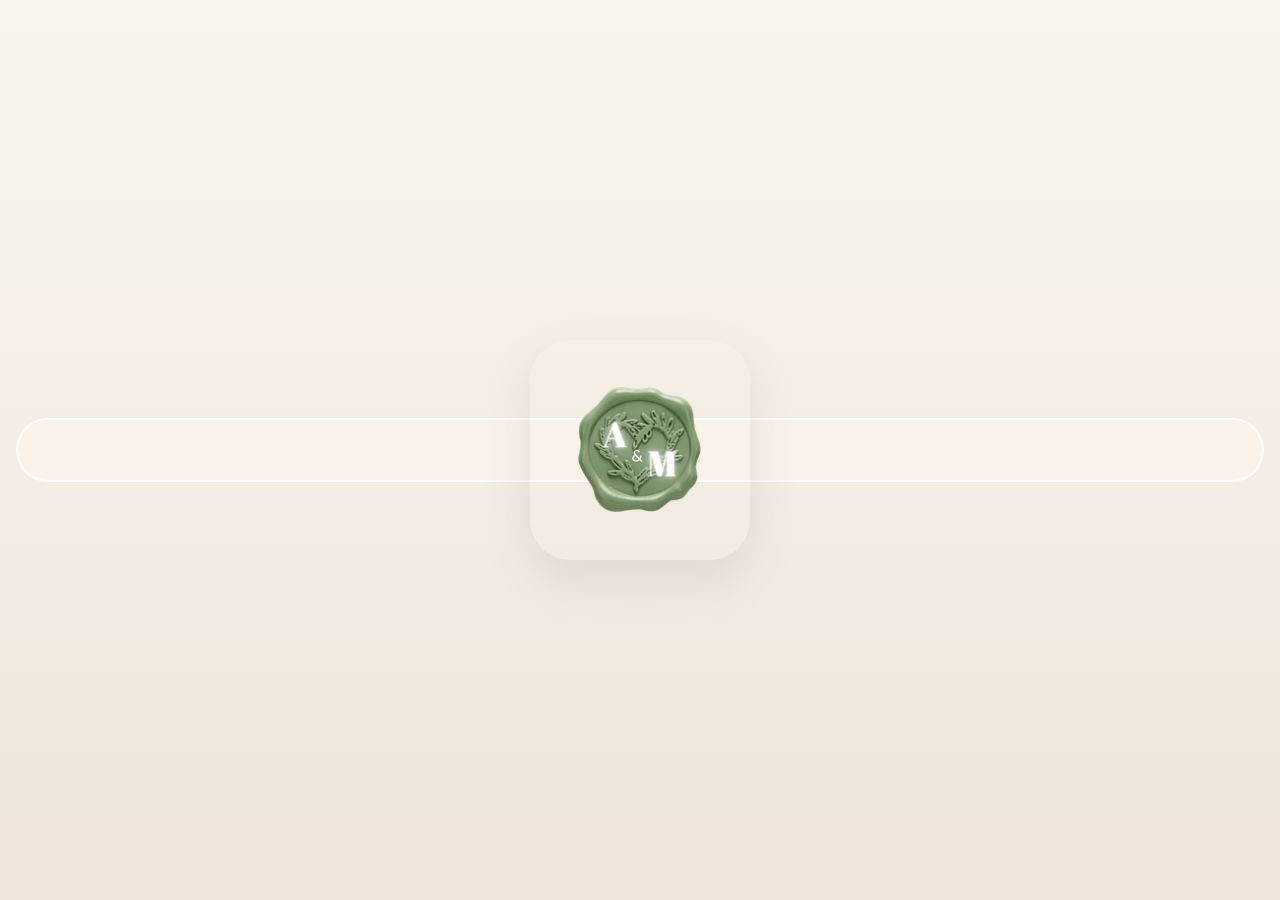
<file: index.html>
<!DOCTYPE html>
<html lang="en">
<head>
    <meta charset="UTF-8">
    <meta name="viewport" content="width=device-width, initial-scale=1.0">
    <title>Anna & Meklit</title>
    <link rel="preconnect" href="https://fonts.googleapis.com">
    <link rel="preconnect" href="https://fonts.gstatic.com" crossorigin>
    <link href="https://fonts.googleapis.com/css2?family=Cinzel:wght@400;600&family=Playfair+Display:ital,wght@0,400;1,400&family=Montserrat:wght@300;400;500&display=swap" rel="stylesheet">
    <style>
        :root {
            --bg: #FDFBF7;
            --text: #334039;
            --button-bg: #7A997F;
            --button-hover: #5E7B63;
            --button-text: #FFFFFF;
            --accent-gold: #C5A059;
        }

        * {
            box-sizing: border-box;
            margin: 0;
            padding: 0;
        }

        html, body {
            width: 100%;
            height: 100%;
            font-family: 'Montserrat', sans-serif;
            background-color: var(--bg);
            color: var(--text);
        }

        body {
            display: flex;
            align-items: center;
            justify-content: center;
            min-height: 100vh;
            padding: 0;
            margin: 0;
        }

        .intro-container {
            position: relative;
            display: flex;
            align-items: center;
            justify-content: center;
            text-align: center;
            width: 100%;
            max-width: 100vw;
            min-height: 100vh;
            padding: 0;
            border-radius: 0;
            background: linear-gradient(180deg, #F9F5EE 0%, #EDE5D9 100%);
        }

        .seal-wrapper {
            position: relative;
            width: 100%;
            padding: 0 16px;
            display: flex;
            justify-content: center;
            align-items: center;
            min-height: 100vh;
        }

        .seal-wrapper::before {
            content: '';
            position: absolute;
            left: 16px;
            right: 16px;
            top: 50%;
            height: 62px;
            transform: translateY(-50%);
            background: rgba(249, 243, 233, 0.82);
            border: 1px solid rgba(255,255,255,0.85);
            box-shadow: inset 0 0 0 1px rgba(255,255,255,0.8);
            border-radius: 40px;
            z-index: 0;
        }

        .seal-button {
            width: 220px;
            height: 220px;
            border-radius: 40px;
            background: url('images/seal.png') center/110% no-repeat;
            background-color: transparent;
            border: none;
            position: relative;
            display: flex;
            align-items: center;
            justify-content: center;
            overflow: hidden;
            box-shadow: 0 20px 50px rgba(79, 94, 77, 0.12);
            cursor: pointer;
            transition: transform 0.3s ease, box-shadow 0.3s ease;
            padding: 0;
            z-index: 1;
        }

        .seal-button:hover,
        .seal-button:focus-visible {
            transform: scale(1.04);
            box-shadow: 0 26px 64px rgba(79, 94, 77, 0.16);
        }



        .curtain {
            position: fixed;
            inset: 0;
            pointer-events: none;
            z-index: 999;
            opacity: 0;
            transition: opacity 0.2s ease;
        }

        .curtain.opening {
            opacity: 1;
        }

        .curtain-panel {
            position: absolute;
            top: 0;
            width: 50%;
            height: 100%;
            background: #F4F5EA;
            transition: transform 1.1s ease;
            transform-origin: center;
            transform: scaleX(0);
        }

        .curtain-panel.left {
            left: 0;
            transform-origin: right;
        }

        .curtain-panel.right {
            right: 0;
            transform-origin: left;
        }

        .curtain.opening .curtain-panel.left,
        .curtain.opening .curtain-panel.right {
            transform: scaleX(1);
        }

        .subtitle {
            font-family: 'Playfair Display', serif;
            font-size: 18px;
            font-style: italic;
            margin-bottom: 40px;
            color: var(--text);
        }

    </style>
</head>
<body>
    <div class="intro-container">
        <div class="seal-wrapper">
            <button class="seal-button" id="openInvitation" aria-label="Open invitation"></button>
        </div>
    </div>

    <div class="curtain" id="curtain">
        <div class="curtain-panel left"></div>
        <div class="curtain-panel right"></div>
    </div>

    <script>
        const curtain = document.getElementById('curtain');
        const opener = document.getElementById('openInvitation');

        opener.addEventListener('click', function() {
            opener.style.pointerEvents = 'none';
            curtain.classList.add('opening');
            setTimeout(() => {
                window.location.href = 'invitation.html';
            }, 1100);
        });
    </script>
</body>
</html>
</file>
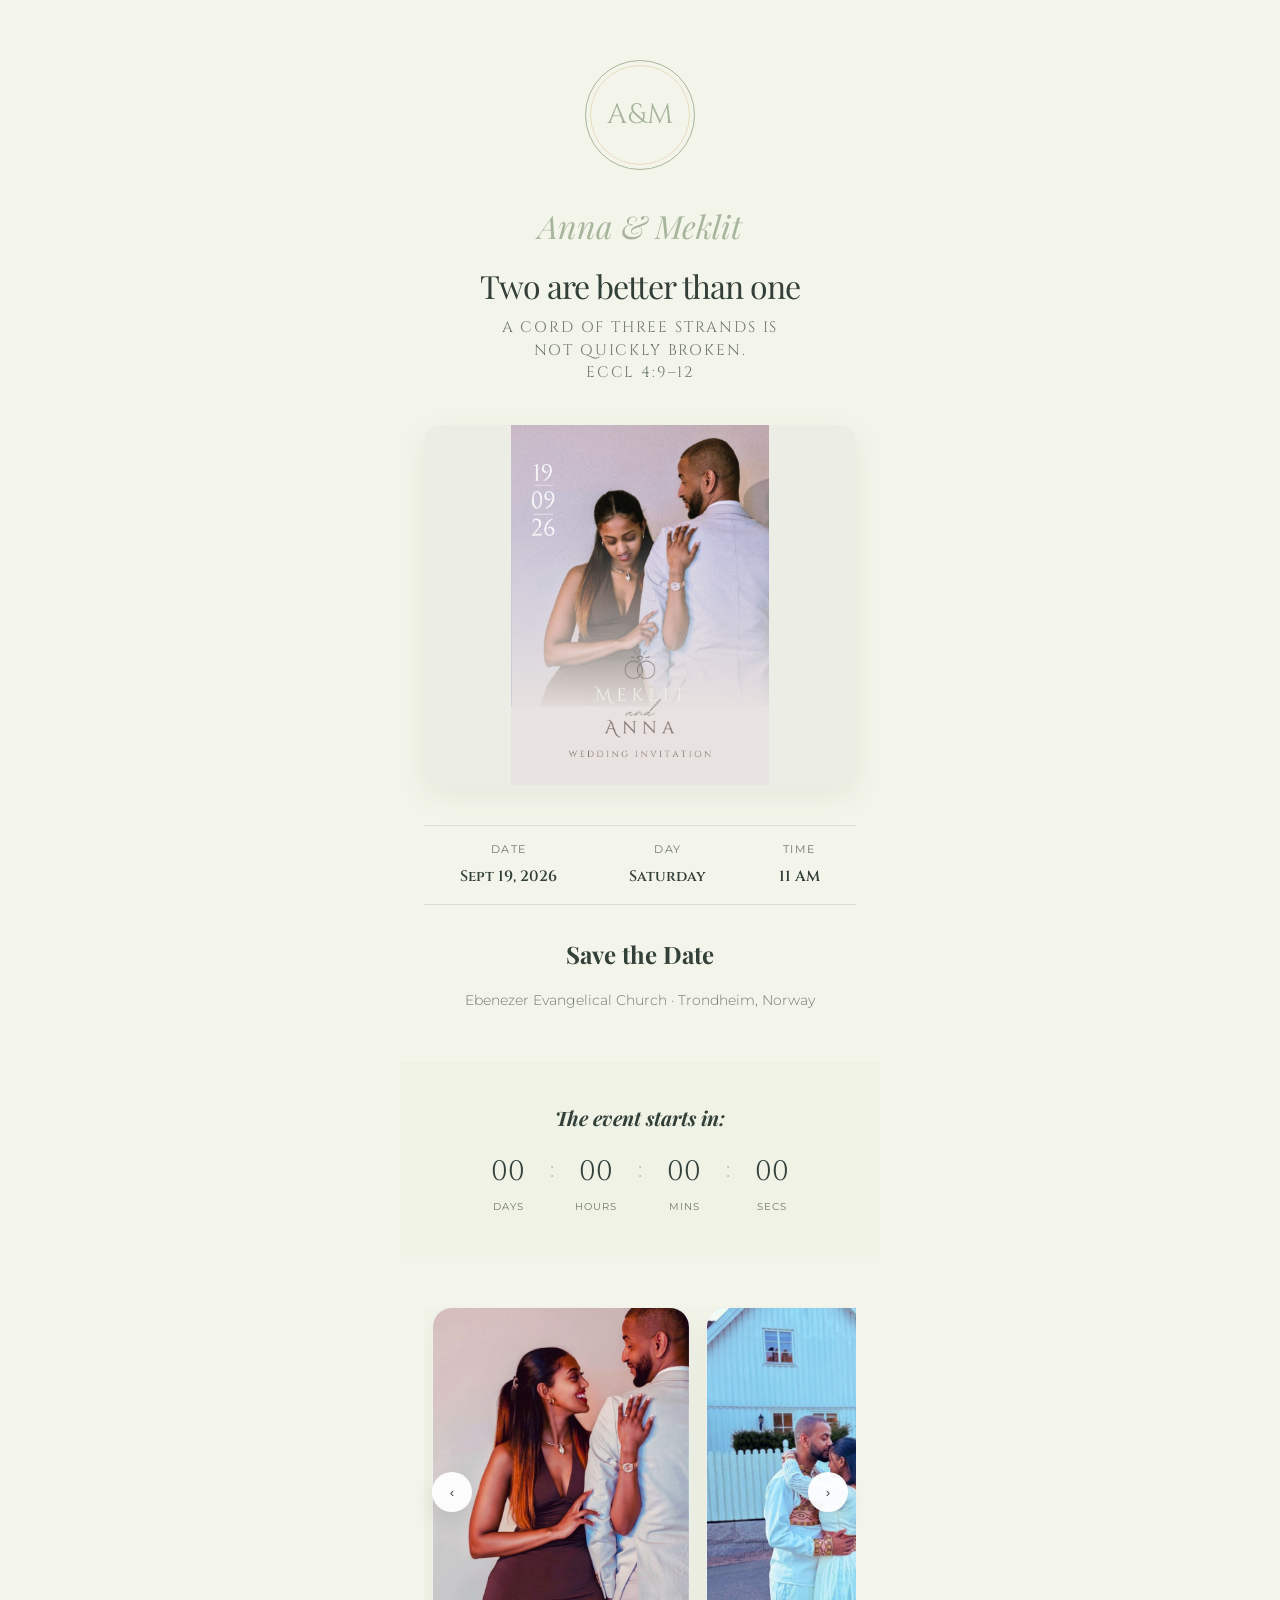
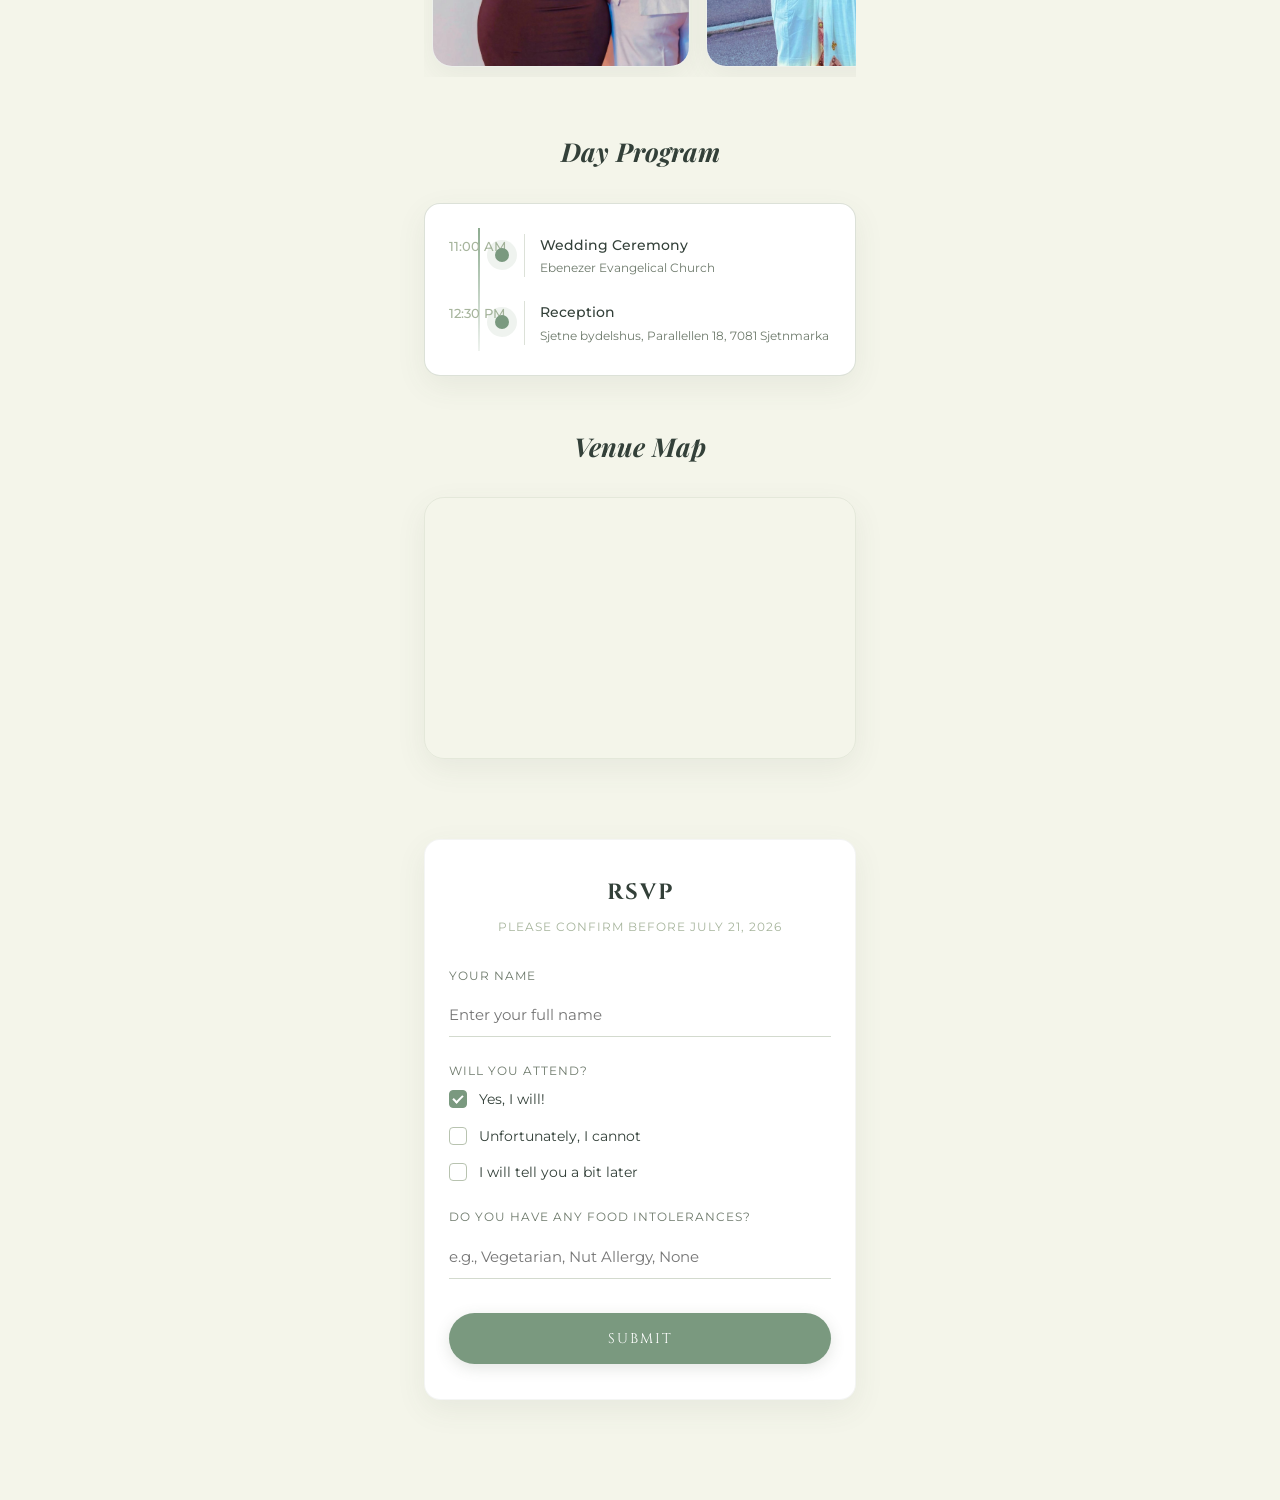
<file: gemini-code-1779655609140.html>
<!DOCTYPE html>
<html lang="en">
<head>
    <meta charset="UTF-8">
    <meta name="viewport" content="width=device-width, initial-scale=1.0">
    <title>Anna & Meklit - Save the Date</title>
    <link rel="preconnect" href="https://fonts.googleapis.com">
    <link rel="preconnect" href="https://fonts.gstatic.com" crossorigin>
    <link href="https://fonts.googleapis.com/css2?family=Cinzel:wght@400;600&family=Playfair+Display:ital,wght@0,400;1,400&family=Montserrat:wght@300;400;500&display=swap" rel="stylesheet">
    
    <style>
        /* --- DESIGN SYSTEM & CSS VARIABLES --- */
        :root {
            --bg-cream: #F4F5EA;
            --primary-burgundy: #7A997F;
            --primary-burgundy-hover: #5E7B63;
            --text-dark: #334039;
            --text-muted: #6E7A6C;
            --accent-gold: #A7B59D;
            --card-shadow: 0 10px 30px rgba(79, 94, 77, 0.08);
            --transition-smooth: all 0.6s cubic-bezier(0.16, 1, 0.3, 1);
            --hero-image-height: 360px;
        }

        * {
            box-sizing: border-box;
            margin: 0;
            padding: 0;
        }

        body {
            font-family: 'Montserrat', sans-serif;
            background-color: var(--bg-cream);
            color: var(--text-dark);
            line-height: 1.6;
            overflow-x: hidden;
            -webkit-font-smoothing: antialiased;
        }

        /* --- LAYOUT CONTAINER (Optimized for Mobile/App View) --- */
        .app-container {
            max-width: 480px;
            margin: 0 auto;
            background-color: var(--bg-cream);
            min-height: 100vh;
            position: relative;
            padding-bottom: 60px;
        }

        /* --- ANIMATION REVEAL ENGINE --- */
        .reveal {
            opacity: 0;
            transform: translateY(40px);
            transition: var(--transition-smooth);
        }

        .reveal.active {
            opacity: 1;
            transform: translateY(0);
        }

        /* --- HERO SECTION --- */
        .hero {
            text-align: center;
            padding: 60px 24px 40px;
            display: flex;
            flex-direction: column;
            align-items: center;
        }

        .monogram-circle {
            width: 110px;
            height: 110px;
            border: 1px solid var(--accent-gold);
            border-radius: 50%;
            display: flex;
            align-items: center;
            justify-content: center;
            margin-bottom: 30px;
            position: relative;
        }

        .monogram-circle::after {
            content: '';
            position: absolute;
            top: 4px;
            left: 4px;
            right: 4px;
            bottom: 4px;
            border: 1px solid rgba(197, 160, 89, 0.3);
            border-radius: 50%;
        }

        .monogram {
            font-family: 'Cinzel', serif;
            font-size: 28px;
            color: var(--accent-gold);
            letter-spacing: 1px;
        }

        .couple-names {
            font-family: 'Playfair Display', serif;
            font-style: italic;
            font-size: 32px;
            color: var(--accent-gold);
            margin-bottom: 18px;
            font-weight: 400;
        }

        .hero-verse {
            font-family: 'Playfair Display', serif;
            font-size: clamp(1.2rem, 3vw, 2rem);
            color: var(--text-dark);
            line-height: 1.05;
            margin-bottom: 14px;
            letter-spacing: -0.03em;
            font-weight: 400;
        }

        .hero-reference {
            font-family: 'Cinzel', serif;
            font-size: 0.95rem;
            color: var(--text-muted);
            letter-spacing: 0.12em;
            text-transform: uppercase;
            margin: 0 auto;
            max-width: 300px;
            line-height: 1.5;
        }

        /* --- MAIN PHOTO DISPLAY --- */
        .photo-banner {
            width: 100%;
            padding: 0 24px;
            margin-bottom: 40px;
        }

        .image-wrapper {
            width: 100%;
            height: var(--hero-image-height);
            border-radius: 16px;
            overflow: hidden;
            box-shadow: var(--card-shadow);
            position: relative;
            background-color: #ECEEE5;
            display: flex;
            align-items: center;
            justify-content: center;
        }

        .image-wrapper img {
            width: 100%;
            height: 100%;
            object-fit: contain;
            display: block;
            background-color: #ECEEE5;
        }

        /* --- INVITATION CARD BLOCK --- */
        .invitation-card {
            padding: 0 24px;
            text-align: center;
            margin-bottom: 50px;
        }

        .meta-info-grid {
            display: flex;
            justify-content: space-around;
            border-top: 1px solid rgba(167, 181, 157, 0.35);
            border-bottom: 1px solid rgba(167, 181, 157, 0.35);
            padding: 15px 0;
            margin-bottom: 30px;
        }

        .meta-item .label {
            font-size: 11px;
            text-transform: uppercase;
            letter-spacing: 1.5px;
            color: var(--text-muted);
            display: block;
            margin-bottom: 4px;
        }

        .meta-item .value {
            font-family: 'Cinzel', serif;
            font-size: 15px;
            color: var(--text-dark);
            font-weight: 600;
        }

        .invitation-text {
            font-family: 'Playfair Display', serif;
            font-size: 24px;
            color: var(--text-dark);
            margin-bottom: 16px;
        }

        .invitation-subtext {
            font-size: 14px;
            color: var(--text-muted);
            padding: 0 20px;
            font-weight: 300;
        }

        .map-section {
            padding: 0 24px 40px;
            margin-bottom: 40px;
        }

        .map-frame {
            border-radius: 20px;
            overflow: hidden;
            box-shadow: var(--card-shadow);
            border: 1px solid rgba(167, 181, 157, 0.2);
        }

        .map-iframe {
            width: 100%;
            min-height: 260px;
            border: 0;
            display: block;
        }

        /* --- COUNTDOWN TIMER COMPONENT --- */
        .countdown-section {
            background-color: #EFF2E5;
            padding: 40px 24px;
            text-align: center;
            margin-bottom: 50px;
        }

        .countdown-title {
            font-family: 'Playfair Display', serif;
            font-style: italic;
            font-size: 20px;
            color: var(--text-dark);
            margin-bottom: 24px;
        }

        .timer-grid {
            display: flex;
            justify-content: space-between;
            max-width: 340px;
            margin: 0 auto;
        }

        .timer-block {
            flex: 1;
            text-align: center;
        }

        .timer-number {
            font-family: 'Cinzel', serif;
            font-size: 28px;
            color: var(--text-dark);
            font-weight: 400;
            display: block;
            line-height: 1;
            margin-bottom: 6px;
        }

        .timer-label {
            font-size: 10px;
            text-transform: uppercase;
            letter-spacing: 1px;
            color: var(--text-muted);
        }

        .timer-separator {
            font-family: 'Cinzel', serif;
            font-size: 24px;
            color: var(--accent-gold);
            line-height: 1;
            padding: 0 4px;
            opacity: 0.7;
        }

        .gallery-section {
            padding: 0 24px 30px;
            margin-bottom: 24px;
            text-align: left;
        }

        .gallery-track-wrapper {
            overflow-x: auto;
            scroll-snap-type: x mandatory;
            -webkit-overflow-scrolling: touch;
            padding-bottom: 0;
            scrollbar-width: none;
            -ms-overflow-style: none;
        }

        .gallery-track-wrapper::-webkit-scrollbar {
            display: none;
        }

        .gallery-frame {
            position: relative;
        }

        .gallery-track-wrapper {
            overflow-x: auto;
            scroll-snap-type: x mandatory;
            -webkit-overflow-scrolling: touch;
            padding-bottom: 10px;
        }

        .gallery-track {
            display: flex;
            gap: 16px;
            padding: 0 8px;
        }

        .gallery-card {
            min-width: 250px;
            flex: 0 0 auto;
            height: var(--hero-image-height);
            scroll-snap-align: center;
            border-radius: 20px;
            overflow: hidden;
            background: white;
            border: 1px solid rgba(167, 181, 157, 0.2);
            box-shadow: var(--card-shadow);
        }

        .gallery-card img {
            width: 100%;
            height: 100%;
            object-fit: cover;
            display: block;
        }

        .gallery-nav {
            position: absolute;
            top: 50%;
            transform: translateY(-50%);
            width: 40px;
            height: 40px;
            border-radius: 50%;
            border: none;
            background: rgba(255, 255, 255, 0.95);
            box-shadow: 0 10px 20px rgba(79, 94, 77, 0.12);
            color: var(--text-dark);
            display: flex;
            align-items: center;
            justify-content: center;
            cursor: pointer;
            transition: transform 0.2s ease, opacity 0.2s ease;
        }

        .gallery-nav:hover {
            transform: translateY(-50%) scale(1.05);
        }

        .gallery-nav.prev {
            left: 8px;
        }

        .gallery-nav.next {
            right: 8px;
        }

        @media (max-width: 580px) {
            .gallery-card {
                min-width: 220px;
            }

            .gallery-nav {
                display: none;
            }
        }

        /* --- TIMELINE / AGENDA COMPONENT --- */
        .section-title {
            font-family: 'Playfair Display', serif;
            font-style: italic;
            font-size: 26px;
            color: var(--text-dark);
            text-align: center;
            margin-bottom: 30px;
        }

        .timeline-box {
            position: relative;
            margin: 0 24px 50px;
            padding: 30px 24px;
            border: 1px solid rgba(167, 181, 157, 0.4);
            border-radius: 16px;
            background-color: white;
            box-shadow: var(--card-shadow);
        }

        .timeline-item {
            display: flex;
            margin-bottom: 24px;
            position: relative;
        }

        .timeline-item:last-child {
            margin-bottom: 0;
        }

        .timeline-time {
            width: 75px;
            font-size: 13px;
            font-weight: 500;
            color: var(--accent-gold);
            padding-top: 2px;
        }

        .timeline-content {
            flex: 1;
            padding-left: 15px;
            border-left: 1px solid rgba(167, 181, 157, 0.4);
        }

        .timeline-event {
            font-size: 14px;
            font-weight: 500;
            color: var(--text-dark);
            margin-bottom: 2px;
        }

        .timeline-desc {
            font-size: 12px;
            color: var(--text-muted);
        }

        .day-program-section .section-title {
            position: relative;
            overflow: hidden;
        }

        .day-program-section .section-title::after {
            content: '';
            position: absolute;
            left: 50%;
            bottom: -6px;
            width: 60px;
            height: 2px;
            background: linear-gradient(90deg, rgba(122,157,125,1), rgba(122,157,125,0));
            transform: translateX(-50%) scaleX(0);
            transform-origin: center;
            transition: transform 0.7s ease;
        }

        .day-program-section.reveal.active .section-title::after {
            transform: translateX(-50%) scaleX(1);
        }

        .timeline-box::before {
            content: '';
            position: absolute;
            left: 53px;
            top: 24px;
            width: 2px;
            height: calc(100% - 48px);
            background: linear-gradient(to bottom, rgba(122,157,125,0.85), rgba(122,157,125,0.12));
            opacity: 0;
            transform: scaleY(0);
            transform-origin: top;
            transition: transform 0.8s ease, opacity 0.8s ease;
        }

        .day-program-section.reveal.active .timeline-box::before {
            opacity: 1;
            transform: scaleY(1);
        }

        .timeline-item {
            opacity: 0;
            transform: translateX(-24px);
            transition: opacity 0.7s ease, transform 0.7s ease;
        }

        .day-program-section.reveal.active .timeline-item {
            opacity: 1;
            transform: translateX(0);
        }

        .day-program-section.reveal.active .timeline-item:nth-child(1) {
            transition-delay: 0.15s;
        }

        .day-program-section.reveal.active .timeline-item:nth-child(2) {
            transition-delay: 0.25s;
        }

        .timeline-item::before {
            content: '';
            position: absolute;
            left: 46px;
            top: 14px;
            width: 14px;
            height: 14px;
            border-radius: 50%;
            background: #7A997F;
            box-shadow: 0 0 0 8px rgba(122, 153, 127, 0.12);
            opacity: 0;
            transform: scale(0.6);
            transition: opacity 0.6s ease, transform 0.6s ease;
        }

        .day-program-section.reveal.active .timeline-item::before {
            opacity: 1;
            transform: scale(1);
        }

        /* --- ACCORDION Q&A COMPONENT --- */
        .qa-container {
            margin: 0 24px 50px;
        }

        .accordion-item {
            background: white;
            border-radius: 8px;
            margin-bottom: 12px;
            border: 1px solid rgba(0,0,0,0.04);
            box-shadow: 0 2px 8px rgba(0,0,0,0.01);
            overflow: hidden;
            transition: var(--transition-smooth);
        }

        .accordion-header {
            padding: 18px 20px;
            display: flex;
            justify-content: space-between;
            align-items: center;
            cursor: pointer;
            user-select: none;
        }

        .accordion-question {
            font-size: 14px;
            font-weight: 400;
            color: var(--text-dark);
            padding-right: 10px;
        }

        .accordion-icon {
            font-size: 18px;
            color: var(--accent-gold);
            transition: transform 0.3s ease;
        }

        .accordion-content {
            max-height: 0;
            overflow: hidden;
            transition: max-height 0.3s ease-out;
            background-color: #FAF9F6;
        }

        .accordion-text {
            padding: 0 20px 20px 20px;
            font-size: 13px;
            color: var(--text-muted);
            line-height: 1.5;
        }

        .accordion-item.active .accordion-icon {
            transform: rotate(45deg);
        }

        /* --- RSVP FORM COMPONENT --- */
        .rsvp-section {
            margin: 0 24px 40px;
            padding: 35px 24px;
            background: white;
            border-radius: 16px;
            box-shadow: var(--card-shadow);
            border: 1px solid rgba(79, 94, 77, 0.06);
            text-align: center;
        }

        .rsvp-title {
            font-family: 'Cinzel', serif;
            font-size: 22px;
            letter-spacing: 2px;
            color: var(--text-dark);
            margin-bottom: 6px;
        }

        .rsvp-deadline {
            font-size: 12px;
            color: var(--accent-gold);
            margin-bottom: 30px;
            text-transform: uppercase;
            letter-spacing: 1px;
        }

        .form-group {
            text-align: left;
            margin-bottom: 24px;
        }

        .form-label {
            font-size: 12px;
            text-transform: uppercase;
            letter-spacing: 1px;
            color: var(--text-muted);
            display: block;
            margin-bottom: 8px;
        }

        .input-field {
            width: 100%;
            padding: 12px 0;
            border: none;
            border-bottom: 1px solid rgba(167, 181, 157, 0.5);
            font-family: 'Montserrat', sans-serif;
            font-size: 15px;
            background: transparent;
            color: var(--text-dark);
            transition: border-color 0.3s ease;
        }

        .input-field:focus {
            outline: none;
            border-bottom-color: var(--primary-burgundy);
        }

        /* Custom Radio/Checkbox Styling */
        .radio-option {
            display: flex;
            align-items: center;
            margin-bottom: 14px;
            cursor: pointer;
            position: relative;
            user-select: none;
            font-size: 14px;
            color: var(--text-dark);
        }

        .radio-option input {
            position: absolute;
            opacity: 0;
            cursor: pointer;
        }

        .custom-mark {
            height: 18px;
            width: 18px;
            border: 1px solid rgba(167, 181, 157, 0.8);
            border-radius: 4px;
            margin-right: 12px;
            display: inline-block;
            position: relative;
            background-color: transparent;
            transition: all 0.2s ease;
        }

        .radio-option input:checked ~ .custom-mark {
            background-color: var(--primary-burgundy);
            border-color: var(--primary-burgundy);
        }

        .radio-option input:checked ~ .custom-mark::after {
            content: '';
            position: absolute;
            left: 5px;
            top: 2px;
            width: 4px;
            height: 8px;
            border: solid white;
            border-width: 0 2px 2px 0;
            transform: rotate(45deg);
        }

        .submit-btn {
            width: 100%;
            background-color: var(--primary-burgundy);
            color: white;
            border: none;
            padding: 16px;
            border-radius: 30px;
            font-family: 'Cinzel', serif;
            font-size: 14px;
            letter-spacing: 2px;
            cursor: pointer;
            box-shadow: 0 4px 15px rgba(79, 94, 77, 0.16);
            transition: var(--transition-smooth);
            margin-top: 10px;
        }

        .submit-btn:hover {
            background-color: var(--primary-burgundy-hover);
            transform: translateY(-2px);
        }
    </style>
</head>
<body>

    <div class="app-container">
        
        <header class="hero">
            <div class="monogram-circle reveal">
                <span class="monogram">A&M</span>
            </div>
            <h1 class="couple-names reveal">Anna & Meklit</h1>
            <p class="hero-verse reveal">Two are better than one</p>
            <p class="hero-reference reveal">
                a cord of three strands is not quickly broken.<br>
                                                   Eccl 4:9–12
            </p>
        </header>

        <section class="photo-banner reveal">
            <div class="image-wrapper">
                <img src="images/MandA.jpg" alt="Anna and Meklit">
            </div>
        </section>

        <section class="invitation-card reveal">
            <div class="meta-info-grid">
                <div class="meta-item">
                    <span class="label">Date</span>
                    <span class="value">Sept 19, 2026</span>
                </div>
                <div class="meta-item">
                    <span class="label">Day</span>
                    <span class="value">Saturday</span>
                </div>
                <div class="meta-item">
                    <span class="label">Time</span>
                    <span class="value">11 AM</span>
                </div>
            </div>
            <h2 class="invitation-text">Save the Date</h2>
            <p class="invitation-subtext">Ebenezer Evangelical Church · Trondheim, Norway</p>
        </section>

        <section class="countdown-section reveal">
            <h3 class="countdown-title">The event starts in:</h3>
            <div class="timer-grid">
                <div class="timer-block">
                    <span class="timer-number" id="days">00</span>
                    <span class="timer-label">Days</span>
                </div>
                <div class="timer-separator">:</div>
                <div class="timer-block">
                    <span class="timer-number" id="hours">00</span>
                    <span class="timer-label">Hours</span>
                </div>
                <div class="timer-separator">:</div>
                <div class="timer-block">
                    <span class="timer-number" id="minutes">00</span>
                    <span class="timer-label">Mins</span>
                </div>
                <div class="timer-separator">:</div>
                <div class="timer-block">
                    <span class="timer-number" id="seconds">00</span>
                    <span class="timer-label">Secs</span>
                </div>
            </div>
        </section>

        <section class="gallery-section reveal">
            <div class="gallery-frame">
                <button class="gallery-nav prev" type="button" aria-label="Previous photo">‹</button>
                <div class="gallery-track-wrapper" id="galleryWrapper">
                    <div class="gallery-track">
                        <div class="gallery-card">
                            <img src="images/3.jpg" alt="Gallery photo 1">
                        </div>
                        <div class="gallery-card">
                            <img src="images/4.jpg" alt="Gallery photo 2">
                        </div>
                        <div class="gallery-card">
                            <img src="images/5.jpg" alt="Gallery photo 3">
                        </div>
                    </div>
                </div>
                <button class="gallery-nav next" type="button" aria-label="Next photo">›</button>
            </div>
        </section>

        <section class="reveal day-program-section">
            <h3 class="section-title">Day Program</h3>
            <div class="timeline-box">
                <div class="timeline-item">
                    <div class="timeline-time">11:00 AM</div>
                    <div class="timeline-content">
                        <div class="timeline-event">Wedding Ceremony</div>
                        <div class="timeline-desc">Ebenezer Evangelical Church</div>
                    </div>
                </div>
                <div class="timeline-item">
                    <div class="timeline-time">12:30 PM</div>
                    <div class="timeline-content">
                        <div class="timeline-event">Reception</div>
                        <div class="timeline-desc">Sjetne bydelshus, Parallellen 18, 7081 Sjetnmarka</div>
                    </div>
                </div>
            </div>
        </section>

        <section class="map-section reveal">
            <h3 class="section-title">Venue Map</h3>
            <div class="map-frame">
                <iframe class="map-iframe" src="https://maps.google.com/maps?q=Parallellen%2018%207081%20Sjetnmarka%20Trondheim%20Norway&z=15&output=embed" allowfullscreen="" loading="lazy" referrerpolicy="no-referrer-when-downgrade"></iframe>
            </div>
        </section>

        <section class="rsvp-section reveal">
            <h3 class="rsvp-title">RSVP</h3>
            <p class="rsvp-deadline">Please confirm before July 21, 2026</p>
            
            <form id="weddingRsvpForm" onsubmit="handleFormSubmit(event)">
                <div class="form-group">
                    <label class="form-label">Your Name</label>
                    <input type="text" class="input-field" required placeholder="Enter your full name">
                </div>

                <div class="form-group">
                    <label class="form-label">Will you attend?</label>
                    
                    <label class="radio-option">
                        <input type="radio" name="attendance" value="yes" checked>
                        <span class="custom-mark"></span>
                        Yes, I will!
                    </label>

                    <label class="radio-option">
                        <input type="radio" name="attendance" value="no">
                        <span class="custom-mark"></span>
                        Unfortunately, I cannot
                    </label>

                    <label class="radio-option">
                        <input type="radio" name="attendance" value="later">
                        <span class="custom-mark"></span>
                        I will tell you a bit later
                    </label>
                </div>

                <div class="form-group">
                    <label class="form-label">Do you have any food intolerances?</label>
                    <input type="text" class="input-field" placeholder="e.g., Vegetarian, Nut Allergy, None">
                </div>

                <button type="submit" class="submit-btn">SUBMIT</button>
            </form>
        </section>

    </div>

    <script>
        // 1. COUNTDOWN TIMER ENGINE
        // Set target date (September 19, 2026 at 11:00:00)
        const targetDate = new Date("Sep 19, 2026 11:00:00").getTime();

        function updateCountdown() {
            const now = new Date().getTime();
            const difference = targetDate - now;

            if (difference < 0) {
                document.getElementById("days").innerText = "00";
                document.getElementById("hours").innerText = "00";
                document.getElementById("minutes").innerText = "00";
                document.getElementById("seconds").innerText = "00";
                return;
            }

            const d = Math.floor(difference / (1000 * 60 * 60 * 24));
            const h = Math.floor((difference % (1000 * 60 * 60 * 24)) / (1000 * 60 * 60));
            const m = Math.floor((difference % (1000 * 60 * 60)) / (1000 * 60));
            const s = Math.floor((difference % (1000 * 60)) / 1000);

            document.getElementById("days").innerText = d < 10 ? "0" + d : d;
            document.getElementById("hours").innerText = h < 10 ? "0" + h : h;
            document.getElementById("minutes").innerText = m < 10 ? "0" + m : m;
            document.getElementById("seconds").innerText = s < 10 ? "0" + s : s;
        }
        setInterval(updateCountdown, 1000);
        updateCountdown();

        // 2. ACCORDION TOGGLE INTERACTION
        const headers = document.querySelectorAll(".accordion-header");
        headers.forEach(header => {
            header.addEventListener("click", function() {
                const item = this.parentElement;
                const content = this.nextElementSibling;
                
                if(item.classList.contains("active")) {
                    content.style.maxHeight = null;
                    item.classList.remove("active");
                } else {
                    // Close other active sections
                    document.querySelectorAll(".accordion-item").forEach(el => {
                        el.classList.remove("active");
                        el.querySelector(".accordion-content").style.maxHeight = null;
                    });
                    
                    content.style.maxHeight = content.scrollHeight + "px";
                    item.classList.add("active");
                }
            });
        });

        // 3. SCROLL-DRIVEN REVEAL ANIMATIONS
        function revealOnScroll() {
            const reveals = document.querySelectorAll(".reveal");
            const windowHeight = window.innerHeight;
            
            reveals.forEach(element => {
                const elementTop = element.getBoundingClientRect().top;
                // Elements trigger animation when they are 100px from entering the view
                if (elementTop < windowHeight - 100) {
                    element.classList.add("active");
                }
            });
        }
        window.addEventListener("scroll", revealOnScroll);
        // Initial execution to show elements above the fold on load
        window.addEventListener("load", revealOnScroll);

        const galleryWrapper = document.getElementById("galleryWrapper");
        const scrollAmount = 280;
        document.querySelectorAll(".gallery-nav").forEach(button => {
            button.addEventListener("click", () => {
                if (!galleryWrapper) return;
                const direction = button.classList.contains("next") ? 1 : -1;
                galleryWrapper.scrollBy({ left: direction * scrollAmount, behavior: "smooth" });
            });
        });

        // 4. RSVP FORM SUBMISSION HANDLER
        function handleFormSubmit(event) {
            event.preventDefault();
            alert("Thank you! Your RSVP response has been recorded successfully.");
            document.getElementById("weddingRsvpForm").reset();
        }
    </script>
</body>
</html>
</file>
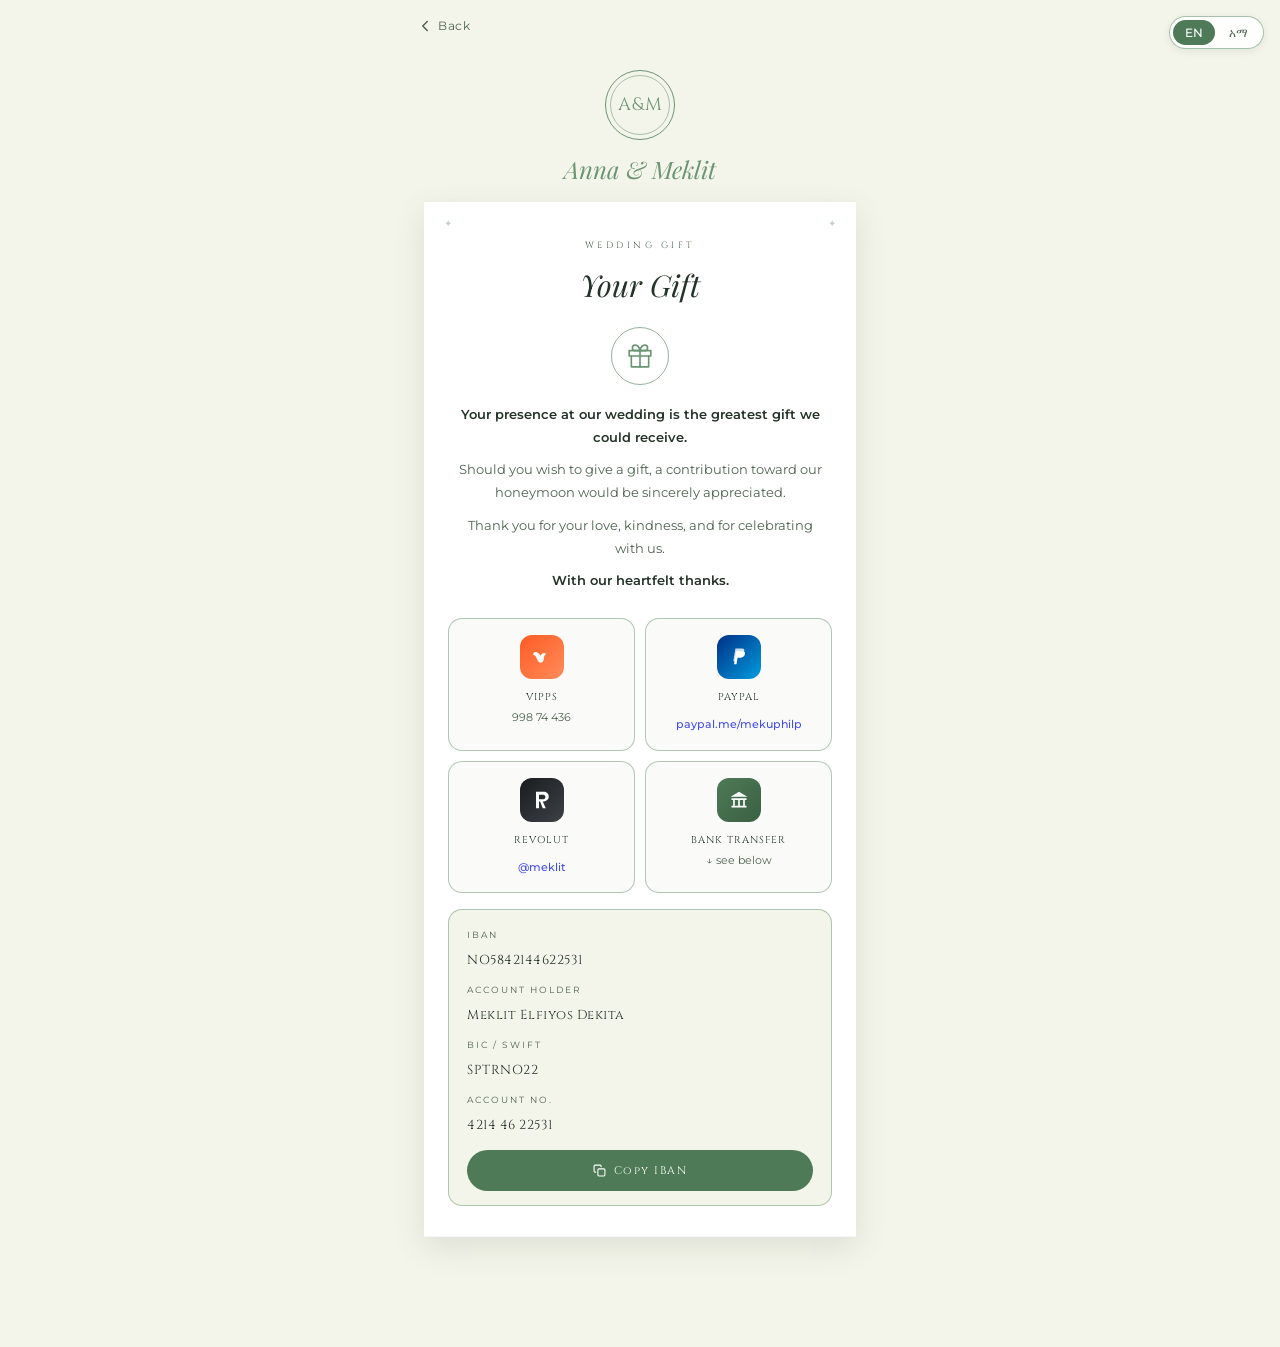
<file: gift.html>
<!DOCTYPE html>
<html lang="en">
<head>
    <meta charset="UTF-8">
    <meta name="viewport" content="width=device-width, initial-scale=1.0">
    <title>Anna & Meklit - Wedding Gift</title>
    <link rel="preconnect" href="https://fonts.googleapis.com">
    <link rel="preconnect" href="https://fonts.gstatic.com" crossorigin>
    <link href="https://fonts.googleapis.com/css2?family=Cinzel:wght@400;600&family=Playfair+Display:ital,wght@0,400;1,400&family=Montserrat:wght@300;400;500&display=swap" rel="stylesheet">
    <link rel="stylesheet" href="invitation.css">
</head>
<body>

    <div class="lang-switcher">
        <button class="lang-btn active" data-lang="en">EN</button>
        <button class="lang-btn" data-lang="am">አማ</button>
    </div>

    <div class="app-container">

        <header class="gift-page-header">
            <a href="invitation.html" class="back-link">
                <svg width="18" height="18" viewBox="0 0 24 24" fill="none" stroke="currentColor" stroke-width="2" stroke-linecap="round" stroke-linejoin="round"><polyline points="15 18 9 12 15 6"/></svg>
                <span data-i18n="back">Back</span>
            </a>
            <div class="monogram-circle" style="width:70px;height:70px;margin:20px auto 10px;">
                <span class="monogram" style="font-size:18px;">A&M</span>
            </div>
            <h1 class="couple-names" style="font-size:24px;margin-bottom:4px;">Anna & Meklit</h1>
        </header>

        <section class="gift-section" style="margin-top:0;border-radius:0;border-left:none;border-right:none;border-top:none;">
            <p class="gift-eyebrow" data-i18n="gift-eyebrow">Wedding Gift</p>
            <h3 class="gift-heading" data-i18n="gift-heading">Your Gift</h3>
            <div class="gift-icon-wrap">
                <svg width="26" height="26" viewBox="0 0 24 24" fill="none" stroke="currentColor" stroke-width="1.5" stroke-linecap="round" stroke-linejoin="round">
                    <polyline points="20 12 20 22 4 22 4 12"/><rect x="2" y="7" width="20" height="5"/>
                    <line x1="12" y1="22" x2="12" y2="7"/>
                    <path d="M12 7H7.5a2.5 2.5 0 010-5C11 2 12 7 12 7z"/>
                    <path d="M12 7h4.5a2.5 2.5 0 000-5C13 2 12 7 12 7z"/>
                </svg>
            </div>
            <div class="gift-message" data-i18n="gift-message">
                <p><strong>Your presence at our wedding is the greatest gift we could receive.</strong></p>
                <p>Should you wish to give a gift, a contribution toward our honeymoon would be sincerely appreciated.</p>
                <p>Thank you for your love, kindness, and for celebrating with us.</p>
                <p><strong>With our heartfelt thanks.</strong></p>
            </div>

            <div class="payment-grid">
                <div class="payment-card">
                    <div class="pc-logo vipps-logo">
                        <svg width="20" height="20" viewBox="0 0 32 32" fill="none" xmlns="http://www.w3.org/2000/svg">
                            <path d="M5 8c3.5 0 6.5 2 8.5 6 1.5-2.5 3.5-4.5 6-4.5 1.5 0 2.5.5 2.5 1.5 0 2-3 2.5-3 7C19 22.5 17 25 14 25c-3 0-5-2.5-6.5-7C6 15 5 13 3.5 13 2.5 13 2 12.5 2 11.5 2 9.5 3 8 5 8z" fill="white"/>
                        </svg>
                    </div>
                    <div class="pc-name">Vipps</div>
                    <div class="pc-value">998 74 436</div>
                </div>

                <div class="payment-card">
                    <div class="pc-logo paypal-logo">
                        <svg width="18" height="20" viewBox="0 0 24 28" fill="white" xmlns="http://www.w3.org/2000/svg">
                            <path d="M19.5 4C19.5 8.5 16.5 11 12 11H9L7.5 20H4L7 2h8C17.5 2 19.5 2.5 19.5 4z" opacity="0.8"/>
                            <path d="M20.5 8C20.5 12.5 17.5 15 13 15H10L8.5 24H5L8 6h8C16.5 6 20.5 6.5 20.5 8z"/>
                        </svg>
                    </div>
                    <div class="pc-name">PayPal</div>
                    <a class="pc-value pc-link" href="https://paypal.me/mekuphilp" target="_blank" rel="noopener noreferrer">paypal.me/mekuphilp</a>
                </div>

                <div class="payment-card">
                    <div class="pc-logo revolut-logo">
                        <svg width="18" height="20" viewBox="0 0 24 26" fill="white" xmlns="http://www.w3.org/2000/svg">
                            <path d="M4 2h10c4 0 7 2.5 7 6.5S17 15 13 15l4 9H13l-3.5-9H8v9H4V2zm4 4v6h5.5c1.5 0 3-.8 3-3s-1.5-3-3-3H8z"/>
                        </svg>
                    </div>
                    <div class="pc-name">Revolut</div>
                    <a class="pc-value pc-link" href="https://revolut.me/meklit" target="_blank" rel="noopener noreferrer">@meklit</a>
                </div>

                <div class="payment-card">
                    <div class="pc-logo bank-logo">
                        <svg width="20" height="20" viewBox="0 0 24 24" fill="white" xmlns="http://www.w3.org/2000/svg">
                            <path d="M3 10h18v2H3zM5 12v7h2v-7zM11 12v7h2v-7zM17 12v7h2v-7zM3 19h18v2H3zM12 2L2 8h20L12 2z"/>
                        </svg>
                    </div>
                    <div class="pc-name" data-i18n="bank-transfer">Bank Transfer</div>
                    <div class="pc-value" data-i18n="see-below">↓ see below</div>
                </div>
            </div>

            <div class="iban-box">
                <div class="iban-row">
                    <span class="iban-label" data-i18n="iban-label">IBAN</span>
                    <span class="iban-value" id="ibanValue">NO5842144622531</span>
                </div>
                <div class="iban-row">
                    <span class="iban-label" data-i18n="account-holder">Account Holder</span>
                    <span class="iban-value">Meklit Elfiyos Dekita</span>
                </div>
                <div class="iban-row">
                    <span class="iban-label">BIC / Swift</span>
                    <span class="iban-value">SPTRNO22</span>
                </div>
                <div class="iban-row">
                    <span class="iban-label">Account No.</span>
                    <span class="iban-value">4214 46 22531</span>
                </div>
                <button class="copy-iban-btn" onclick="copyIban()" id="copyIbanBtn">
                    <svg width="13" height="13" viewBox="0 0 24 24" fill="none" stroke="currentColor" stroke-width="2" stroke-linecap="round" stroke-linejoin="round"><rect x="9" y="9" width="13" height="13" rx="2"/><path d="M5 15H4a2 2 0 01-2-2V4a2 2 0 012-2h9a2 2 0 012 2v1"/></svg>
                    <span data-i18n="copy-iban">Copy IBAN</span>
                </button>
            </div>
        </section>

    </div>

    <script src="invitation.js"></script>
</body>
</html>
</file>
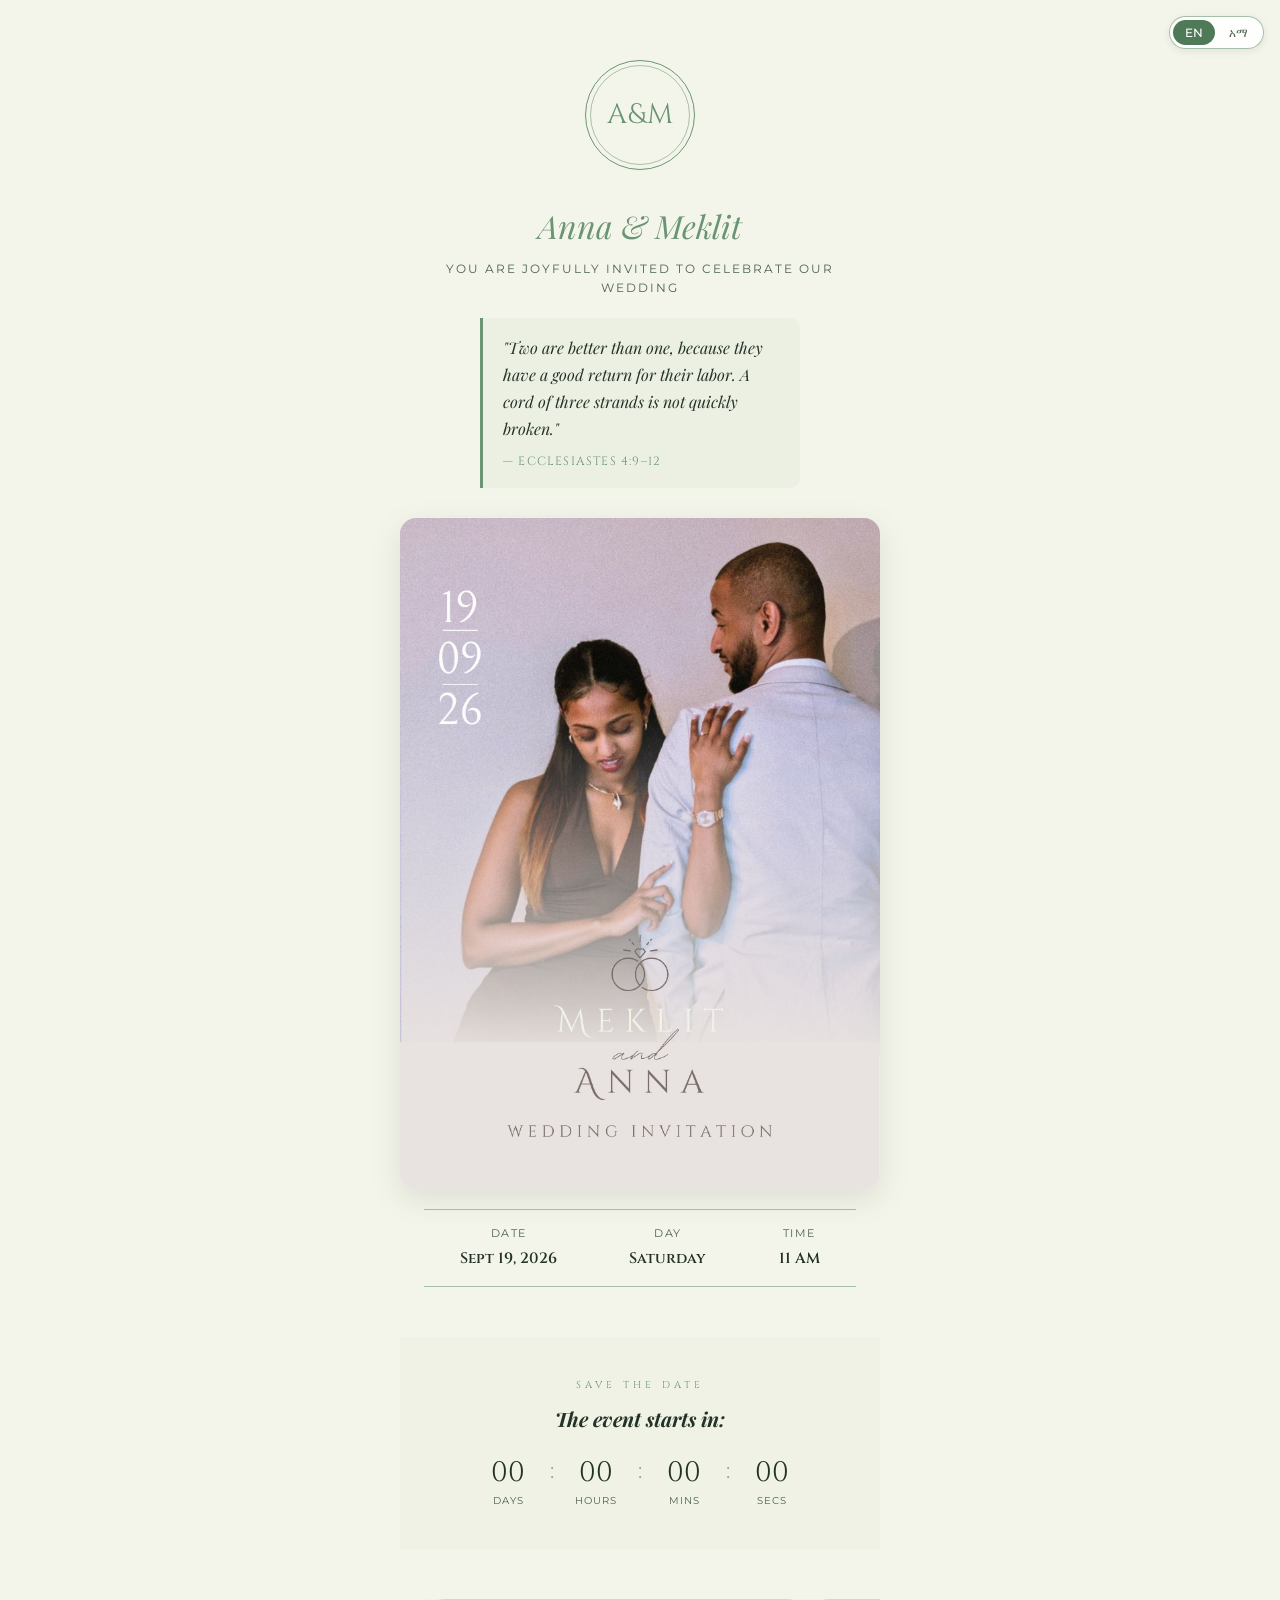
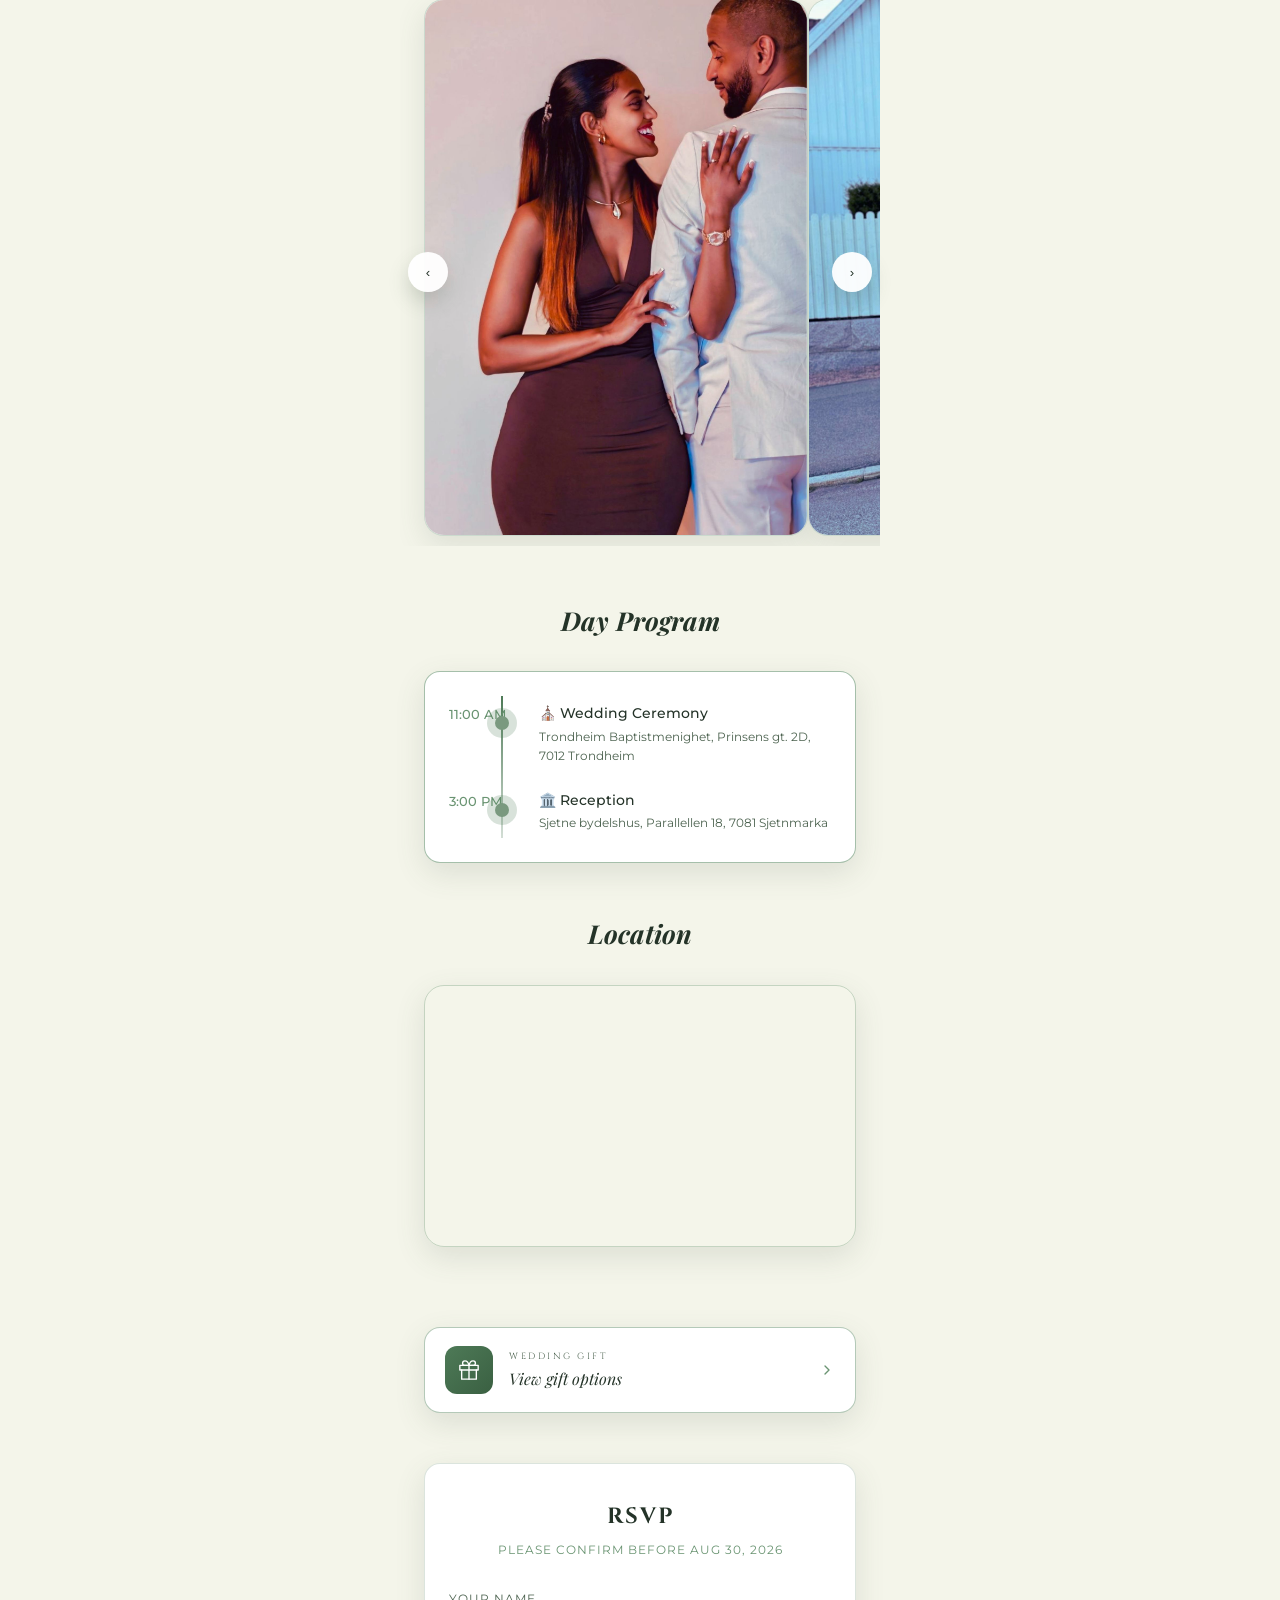
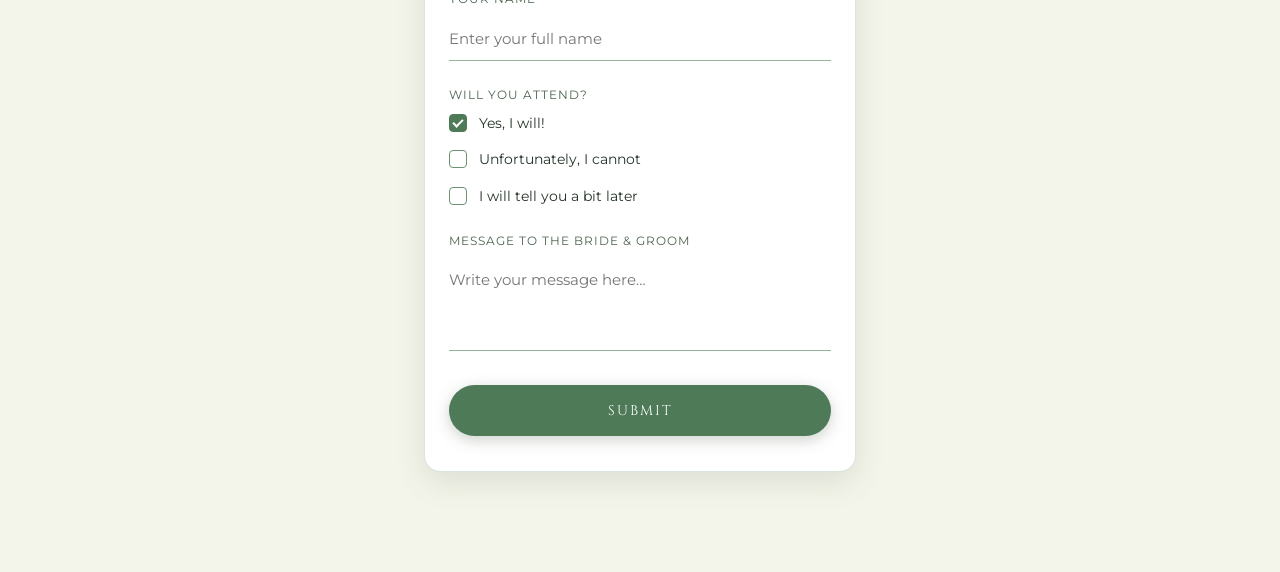
<file: invitation.html>
<html lang="en">
<head>
    <meta charset="UTF-8">
    <meta name="viewport" content="width=device-width, initial-scale=1.0">
    <title>Anna & Meklit - Save the Date</title>
    <link rel="preconnect" href="https://fonts.googleapis.com">
    <link rel="preconnect" href="https://fonts.gstatic.com" crossorigin>
    <link href="https://fonts.googleapis.com/css2?family=Cinzel:wght@400;600&family=Playfair+Display:ital,wght@0,400;1,400&family=Montserrat:wght@300;400;500&display=swap" rel="stylesheet">
    <link rel="stylesheet" href="invitation.css">
</head>
<body>

    <div class="lang-switcher">
        <button class="lang-btn active" data-lang="en">EN</button>
        <button class="lang-btn" data-lang="am">አማ</button>
    </div>

    <div class="app-container">
        
        <header class="hero">
            <div class="monogram-circle reveal">
                <span class="monogram">A&M</span>
            </div>
            <h1 class="couple-names reveal">Anna & Meklit</h1>
            <p class="hero-intro reveal" data-i18n="hero-intro">You are joyfully invited to celebrate our wedding</p>
            <blockquote class="hero-quote reveal">
                <p class="hero-verse" data-i18n="hero-verse">"Two are better than one, because they have a good return for their labor. A cord of three strands is not quickly broken."</p>
                <cite class="hero-reference" data-i18n="hero-reference">— Ecclesiastes 4:9–12</cite>
            </blockquote>
        </header>

        <section class="photo-banner reveal">
            <div class="image-wrapper">
                <img src="images/MandA.jpg" alt="Anna and Meklit">
            </div>
        </section>

        <section class="invitation-card reveal">
            <div class="meta-info-grid">
                <div class="meta-item">
                    <span class="label" data-i18n="label-date">Date</span>
                    <span class="value">Sept 19, 2026</span>
                </div>
                <div class="meta-item">
                    <span class="label" data-i18n="label-day">Day</span>
                    <span class="value">Saturday</span>
                </div>
                <div class="meta-item">
                    <span class="label" data-i18n="label-time">Time</span>
                    <span class="value">11 AM</span>
                </div>
            </div>
        
        </section>

        <section class="countdown-section reveal">
            <p class="countdown-save-date" data-i18n="save-the-date">Save the Date</p>
            <h3 class="countdown-title" data-i18n="countdown-title">The event starts in:</h3>
            <div class="timer-grid">
                <div class="timer-block">
                    <span class="timer-number" id="days">00</span>
                    <span class="timer-label" data-i18n="timer-days">Days</span>
                </div>
                <div class="timer-separator">:</div>
                <div class="timer-block">
                    <span class="timer-number" id="hours">00</span>
                    <span class="timer-label" data-i18n="timer-hours">Hours</span>
                </div>
                <div class="timer-separator">:</div>
                <div class="timer-block">
                    <span class="timer-number" id="minutes">00</span>
                    <span class="timer-label" data-i18n="timer-mins">Mins</span>
                </div>
                <div class="timer-separator">:</div>
                <div class="timer-block">
                    <span class="timer-number" id="seconds">00</span>
                    <span class="timer-label" data-i18n="timer-secs">Secs</span>
                </div>
            </div>
        </section>

        <section class="gallery-section reveal">
            <div class="gallery-frame">
                <button class="gallery-nav prev" type="button" aria-label="Previous photo">‹</button>
                <div class="gallery-track-wrapper" id="galleryWrapper">
                    <div class="gallery-track">
                        <div class="gallery-card">
                            <img src="images/3.jpg" alt="Gallery photo 1">
                        </div>
                        <div class="gallery-card">
                            <img src="images/4.jpg" alt="Gallery photo 2">
                        </div>
                        <div class="gallery-card">
                            <img src="images/5.jpg" alt="Gallery photo 3">
                        </div>
                    </div>
                </div>
                <button class="gallery-nav next" type="button" aria-label="Next photo">›</button>
            </div>
        </section>

        <section class="reveal day-program-section">
            <h3 class="section-title" data-i18n="day-program">Day Program</h3>
            <div class="timeline-box">
                <div class="timeline-item">
                    <div class="timeline-time">11:00 AM</div>
                    <div class="timeline-content">
                        <div class="timeline-event" data-i18n="ceremony">⛪ Wedding Ceremony</div>
                        <div class="timeline-desc" data-i18n="church-desc">Trondheim Baptistmenighet, Prinsens gt. 2D, 7012 Trondheim</div>
                    </div>
                </div>
                <div class="timeline-item">
                    <div class="timeline-time">3:00 PM</div>
                    <div class="timeline-content">
                        <div class="timeline-event" data-i18n="reception">🏛️ Reception</div>
                        <div class="timeline-desc">Sjetne bydelshus, Parallellen 18, 7081 Sjetnmarka</div>
                    </div>
                </div>
            </div>
        </section>

        <section class="map-section reveal">
            <h3 class="section-title" data-i18n="venue-map">Location</h3>
            <div class="map-frame">
                <iframe class="map-iframe" src="https://maps.google.com/maps?q=Parallellen%2018%207081%20Sjetnmarka%20Trondheim%20Norway&z=15&output=embed" allowfullscreen="" loading="lazy" referrerpolicy="no-referrer-when-downgrade"></iframe>
            </div>
        </section>

        <section class="gift-link-section reveal">
            <a href="gift.html" class="gift-link-card">
                <div class="gift-link-icon">
                    <svg width="22" height="22" viewBox="0 0 24 24" fill="none" stroke="currentColor" stroke-width="1.5" stroke-linecap="round" stroke-linejoin="round">
                        <polyline points="20 12 20 22 4 22 4 12"/><rect x="2" y="7" width="20" height="5"/>
                        <line x1="12" y1="22" x2="12" y2="7"/>
                        <path d="M12 7H7.5a2.5 2.5 0 010-5C11 2 12 7 12 7z"/>
                        <path d="M12 7h4.5a2.5 2.5 0 000-5C13 2 12 7 12 7z"/>
                    </svg>
                </div>
                <div class="gift-link-text">
                    <span class="gift-link-eyebrow" data-i18n="gift-eyebrow">Wedding Gift</span>
                    <span class="gift-link-label" data-i18n="gift-link-label">View gift options</span>
                </div>
                <svg class="gift-link-arrow" width="16" height="16" viewBox="0 0 24 24" fill="none" stroke="currentColor" stroke-width="2" stroke-linecap="round" stroke-linejoin="round"><polyline points="9 18 15 12 9 6"/></svg>
            </a>
        </section>

        <section class="rsvp-section reveal">
            <h3 class="rsvp-title" data-i18n="rsvp-title">RSVP</h3>
            <p class="rsvp-deadline" data-i18n="rsvp-deadline">Please confirm before Aug 30, 2026</p>
            
            <form id="weddingRsvpForm" onsubmit="handleFormSubmit(event)">
                <div class="form-group">
                    <label class="form-label" data-i18n="form-name">Your Name</label>
                    <input type="text" class="input-field" required placeholder="Enter your full name" data-i18n-ph="ph-name">
                </div>

                <div class="form-group">
                    <label class="form-label" data-i18n="form-attend">Will you attend?</label>
                    
                    <label class="radio-option">
                        <input type="radio" name="attendance" value="yes" checked>
                        <span class="custom-mark"></span>
                        <span data-i18n="attend-yes">Yes, I will!</span>
                    </label>

                    <label class="radio-option">
                        <input type="radio" name="attendance" value="no">
                        <span class="custom-mark"></span>
                        <span data-i18n="attend-no">Unfortunately, I cannot</span>
                    </label>

                    <label class="radio-option">
                        <input type="radio" name="attendance" value="later">
                        <span class="custom-mark"></span>
                        <span data-i18n="attend-later">I will tell you a bit later</span>
                    </label>
                </div>

                <div class="form-group">
                    <label class="form-label" data-i18n="form-message">Message to the bride &amp; groom</label>
                    <textarea class="input-field message-field" rows="3" placeholder="Write your message here…" data-i18n-ph="ph-message"></textarea>
                </div>

                <button type="submit" class="submit-btn" data-i18n="submit-btn">SUBMIT</button>
            </form>
        </section>

    </div>

    <script src="invitation.js"></script>
</body>
</html>
</file>
<file: invitation.css>
/* --- DESIGN SYSTEM & CSS VARIABLES --- */
:root {
    --bg-cream: #F4F5EA;
    --primary-burgundy: #4E7A57;
    --primary-burgundy-hover: #3A6042;
    --text-dark: #243328;
    --text-muted: #4D6350;
    --accent-gold: #6A9472;
    --card-shadow: 0 10px 30px rgba(79, 94, 77, 0.14);
    --transition-smooth: all 0.6s cubic-bezier(0.16, 1, 0.3, 1);
    --hero-image-height: 360px;
}

* {
    box-sizing: border-box;
    margin: 0;
    padding: 0;
}

body {
    font-family: 'Montserrat', sans-serif;
    background-color: var(--bg-cream);
    color: var(--text-dark);
    line-height: 1.6;
    overflow-x: hidden;
    -webkit-font-smoothing: antialiased;
}

/* --- LAYOUT CONTAINER (Optimized for Mobile/App View) --- */
.app-container {
    max-width: 480px;
    margin: 0 auto;
    background-color: var(--bg-cream);
    min-height: 100vh;
    position: relative;
    padding-bottom: 60px;
}

/* --- ANIMATION REVEAL ENGINE --- */
.reveal {
    opacity: 0;
    transform: translateY(40px);
    transition: var(--transition-smooth);
}

.reveal.active {
    opacity: 1;
    transform: translateY(0);
}

/* --- HERO SECTION --- */
.hero {
    text-align: center;
    padding: 60px 24px 20px;
    display: flex;
    flex-direction: column;
    align-items: center;
}

.monogram-circle {
    width: 110px;
    height: 110px;
    border: 1px solid var(--accent-gold);
    border-radius: 50%;
    display: flex;
    align-items: center;
    justify-content: center;
    margin-bottom: 30px;
    position: relative;
}

.monogram-circle::after {
    content: '';
    position: absolute;
    top: 4px;
    left: 4px;
    right: 4px;
    bottom: 4px;
    border: 1px solid rgba(106, 148, 114, 0.55);
    border-radius: 50%;
}

.monogram {
    font-family: 'Cinzel', serif;
    font-size: 28px;
    color: var(--accent-gold);
    letter-spacing: 1px;
}

.couple-names {
    font-family: 'Playfair Display', serif;
    font-style: italic;
    font-size: 32px;
    color: var(--accent-gold);
    margin-bottom: 8px;
    font-weight: 400;
}

.hero-intro {
    font-family: 'Montserrat', sans-serif;
    font-size: 12px;
    font-weight: 400;
    color: var(--text-muted);
    letter-spacing: 2px;
    text-transform: uppercase;
    margin-bottom: 20px;
}

.hero-quote {
    margin: 0 auto 10px;
    max-width: 320px;
    padding: 16px 20px;
    border-left: 3px solid var(--accent-gold);
    text-align: left;
    background: rgba(106, 148, 114, 0.06);
    border-radius: 0 10px 10px 0;
}

.hero-verse {
    font-family: 'Playfair Display', serif;
    font-style: italic;
    font-size: 1rem;
    color: var(--text-dark);
    line-height: 1.7;
    margin-bottom: 10px;
    font-weight: 400;
}

.hero-reference {
    font-family: 'Cinzel', serif;
    font-size: 0.75rem;
    color: var(--accent-gold);
    letter-spacing: 0.1em;
    text-transform: uppercase;
    display: block;
    font-style: normal;
}

/* --- MAIN PHOTO DISPLAY --- */
.photo-banner {
    width: 100%;
    padding: 0;
    margin-bottom: 20px;
}

.image-wrapper {
    width: 100%;
    height: auto;
    border-radius: 16px;
    overflow: hidden;
    box-shadow: var(--card-shadow);
    position: relative;
    background-color: #ECEEE5;
}

.image-wrapper img {
    width: 100%;
    height: auto;
    display: block;
}

/* --- INVITATION CARD BLOCK --- */
.invitation-card {
    padding: 0 24px;
    text-align: center;
    margin-bottom: 50px;
}

.meta-info-grid {
    display: flex;
    justify-content: space-around;
    border-top: 1px solid rgba(106, 148, 114, 0.55);
    border-bottom: 1px solid rgba(106, 148, 114, 0.55);
    padding: 15px 0;
    margin-bottom: 30px;
}

.meta-item .label {
    font-size: 11px;
    text-transform: uppercase;
    letter-spacing: 1.5px;
    color: var(--text-muted);
    display: block;
    margin-bottom: 4px;
}

.meta-item .value {
    font-family: 'Cinzel', serif;
    font-size: 15px;
    color: var(--text-dark);
    font-weight: 600;
}

.invitation-text {
    font-family: 'Playfair Display', serif;
    font-size: 24px;
    color: var(--text-dark);
    margin-bottom: 16px;
}

.invitation-subtext {
    font-size: 14px;
    color: var(--text-muted);
    padding: 0 20px;
    font-weight: 300;
}

.map-section {
    padding: 0 24px 40px;
    margin-bottom: 40px;
}

.map-frame {
    border-radius: 20px;
    overflow: hidden;
    box-shadow: var(--card-shadow);
    border: 1px solid rgba(106, 148, 114, 0.35);
}

.map-iframe {
    width: 100%;
    min-height: 260px;
    border: 0;
    display: block;
}

/* --- COUNTDOWN TIMER COMPONENT --- */
.countdown-section {
    background-color: #EFF2E5;
    padding: 40px 24px;
    text-align: center;
    margin-bottom: 50px;
}

.countdown-save-date {
    font-family: 'Cinzel', serif;
    font-size: 10px;
    letter-spacing: 4px;
    text-transform: uppercase;
    color: var(--accent-gold);
    margin-bottom: 10px;
}

.countdown-title {
    font-family: 'Playfair Display', serif;
    font-style: italic;
    font-size: 20px;
    color: var(--text-dark);
    margin-bottom: 24px;
}

.timer-grid {
    display: flex;
    justify-content: space-between;
    max-width: 340px;
    margin: 0 auto;
}

.timer-block {
    flex: 1;
    text-align: center;
}

.timer-number {
    font-family: 'Cinzel', serif;
    font-size: 28px;
    color: var(--text-dark);
    font-weight: 400;
    display: block;
    line-height: 1;
    margin-bottom: 6px;
}

.timer-label {
    font-size: 10px;
    text-transform: uppercase;
    letter-spacing: 1px;
    color: var(--text-muted);
}

.timer-separator {
    font-family: 'Cinzel', serif;
    font-size: 24px;
    color: var(--accent-gold);
    line-height: 1;
    padding: 0 4px;
    opacity: 0.7;
}

.gallery-section {
    padding: 0 0 30px;
    margin-bottom: 24px;
    text-align: left;
}

.gallery-track-wrapper {
    overflow-x: auto;
    scroll-snap-type: x mandatory;
    -webkit-overflow-scrolling: touch;
    scrollbar-width: none;
    -ms-overflow-style: none;
    scroll-padding-left: 24px;
}

.gallery-track-wrapper::-webkit-scrollbar {
    display: none;
}

.gallery-frame {
    position: relative;
}

.gallery-track {
    display: flex;
    gap: 0;
    padding: 0 24px 10px;
}

.gallery-card {
    min-width: min(calc(100vw - 80px), 384px);
    max-width: 384px;
    flex: 0 0 auto;
    scroll-snap-align: start;
    border-radius: 20px;
    overflow: hidden;
    background: white;
    border: 1px solid rgba(106, 148, 114, 0.35);
    box-shadow: var(--card-shadow);
}

.gallery-card img {
    width: 100%;
    height: auto;
    display: block;
}

.gallery-nav {
    position: absolute;
    top: 50%;
    transform: translateY(-50%);
    width: 40px;
    height: 40px;
    border-radius: 50%;
    border: none;
    background: rgba(255, 255, 255, 0.95);
    box-shadow: 0 10px 20px rgba(79, 94, 77, 0.22);
    color: var(--text-dark);
    display: flex;
    align-items: center;
    justify-content: center;
    cursor: pointer;
    transition: transform 0.2s ease, opacity 0.2s ease;
}

.gallery-nav:hover {
    transform: translateY(-50%) scale(1.05);
}

.gallery-nav.prev {
    left: 8px;
}

.gallery-nav.next {
    right: 8px;
}

@media (max-width: 580px) {
    .gallery-nav {
        display: none;
    }
}

/* --- TIMELINE / AGENDA COMPONENT --- */
.section-title {
    font-family: 'Playfair Display', serif;
    font-style: italic;
    font-size: 26px;
    color: var(--text-dark);
    text-align: center;
    margin-bottom: 30px;
}

.timeline-box {
    position: relative;
    margin: 0 24px 50px;
    padding: 30px 24px;
    border: 1px solid rgba(106, 148, 114, 0.6);
    border-radius: 16px;
    background-color: white;
    box-shadow: var(--card-shadow);
}

.timeline-item {
    display: flex;
    margin-bottom: 24px;
    position: relative;
}

.timeline-item:last-child {
    margin-bottom: 0;
}

.timeline-time {
    width: 75px;
    font-size: 13px;
    font-weight: 500;
    color: var(--accent-gold);
    padding-top: 2px;
}

.timeline-content {
    flex: 1;
    padding-left: 15px;
}

.timeline-event {
    font-size: 14px;
    font-weight: 500;
    color: var(--text-dark);
    margin-bottom: 2px;
}

.timeline-desc {
    font-size: 12px;
    color: var(--text-muted);
}

.day-program-section .section-title {
    position: relative;
    overflow: hidden;
}

.day-program-section .section-title::after {
    content: '';
    position: absolute;
    left: 50%;
    bottom: -6px;
    width: 60px;
    height: 2px;
    background: linear-gradient(90deg, rgba(122,157,125,1), rgba(122,157,125,0));
    transform: translateX(-50%) scaleX(0);
    transform-origin: center;
    transition: transform 0.7s ease;
}

.day-program-section.reveal.active .section-title::after {
    transform: translateX(-50%) scaleX(1);
}

.timeline-box::before {
    content: '';
    position: absolute;
    left: 76px;
    top: 24px;
    width: 2px;
    height: calc(100% - 48px);
    background: linear-gradient(to bottom, rgba(78,122,87,1), rgba(78,122,87,0.25));
    opacity: 0;
    transform: scaleY(0);
    transform-origin: top;
    transition: transform 0.8s ease, opacity 0.8s ease;
}

.day-program-section.reveal.active .timeline-box::before {
    opacity: 1;
    transform: scaleY(1);
}

.timeline-item {
    opacity: 0;
    transform: translateX(-24px);
    transition: opacity 0.7s ease, transform 0.7s ease;
}

.day-program-section.reveal.active .timeline-item {
    opacity: 1;
    transform: translateX(0);
}

.day-program-section.reveal.active .timeline-item:nth-child(1) {
    transition-delay: 0.15s;
}

.day-program-section.reveal.active .timeline-item:nth-child(2) {
    transition-delay: 0.25s;
}

.timeline-item::before {
    content: '';
    position: absolute;
    left: 46px;
    top: 14px;
    width: 14px;
    height: 14px;
    border-radius: 50%;
    background: #7A997F;
    box-shadow: 0 0 0 8px rgba(78, 122, 87, 0.22);
    opacity: 0;
    transform: scale(0.6);
    transition: opacity 0.6s ease, transform 0.6s ease;
}

.day-program-section.reveal.active .timeline-item::before {
    opacity: 1;
    transform: scale(1);
}

/* --- ACCORDION Q&A COMPONENT --- */
.qa-container {
    margin: 0 24px 50px;
}

.accordion-item {
    background: white;
    border-radius: 8px;
    margin-bottom: 12px;
    border: 1px solid rgba(0,0,0,0.04);
    box-shadow: 0 2px 8px rgba(0,0,0,0.01);
    overflow: hidden;
    transition: var(--transition-smooth);
}

.accordion-header {
    padding: 18px 20px;
    display: flex;
    justify-content: space-between;
    align-items: center;
    cursor: pointer;
    user-select: none;
}

.accordion-question {
    font-size: 14px;
    font-weight: 400;
    color: var(--text-dark);
    padding-right: 10px;
}

.accordion-icon {
    font-size: 18px;
    color: var(--accent-gold);
    transition: transform 0.3s ease;
}

.accordion-content {
    max-height: 0;
    overflow: hidden;
    transition: max-height 0.3s ease-out;
    background-color: #FAF9F6;
}

.accordion-text {
    padding: 0 20px 20px 20px;
    font-size: 13px;
    color: var(--text-muted);
    line-height: 1.5;
}

.accordion-item.active .accordion-icon {
    transform: rotate(45deg);
}

/* --- RSVP FORM COMPONENT --- */
.rsvp-section {
    margin: 0 24px 40px;
    padding: 35px 24px;
    background: white;
    border-radius: 16px;
    box-shadow: var(--card-shadow);
    border: 1px solid rgba(78, 122, 87, 0.2);
    text-align: center;
}

.rsvp-title {
    font-family: 'Cinzel', serif;
    font-size: 22px;
    letter-spacing: 2px;
    color: var(--text-dark);
    margin-bottom: 6px;
}

.rsvp-deadline {
    font-size: 12px;
    color: var(--accent-gold);
    margin-bottom: 30px;
    text-transform: uppercase;
    letter-spacing: 1px;
}

.form-group {
    text-align: left;
    margin-bottom: 24px;
}

.form-label {
    font-size: 12px;
    text-transform: uppercase;
    letter-spacing: 1px;
    color: var(--text-muted);
    display: block;
    margin-bottom: 8px;
}

.input-field {
    width: 100%;
    padding: 12px 0;
    border: none;
    border-bottom: 1px solid rgba(106, 148, 114, 0.7);
    font-family: 'Montserrat', sans-serif;
    font-size: 15px;
    background: transparent;
    color: var(--text-dark);
    transition: border-color 0.3s ease;
}

.input-field:focus {
    outline: none;
    border-bottom-color: var(--primary-burgundy);
}

.message-field {
    resize: none;
    padding: 10px 0;
    line-height: 1.6;
}

/* Custom Radio/Checkbox Styling */
.radio-option {
    display: flex;
    align-items: center;
    margin-bottom: 14px;
    cursor: pointer;
    position: relative;
    user-select: none;
    font-size: 14px;
    color: var(--text-dark);
}

.radio-option input {
    position: absolute;
    opacity: 0;
    cursor: pointer;
}

.custom-mark {
    height: 18px;
    width: 18px;
    border: 1px solid rgba(106, 148, 114, 1);
    border-radius: 4px;
    margin-right: 12px;
    display: inline-block;
    position: relative;
    background-color: transparent;
    transition: all 0.2s ease;
}

.radio-option input:checked ~ .custom-mark {
    background-color: var(--primary-burgundy);
    border-color: var(--primary-burgundy);
}

.radio-option input:checked ~ .custom-mark::after {
    content: '';
    position: absolute;
    left: 5px;
    top: 2px;
    width: 4px;
    height: 8px;
    border: solid white;
    border-width: 0 2px 2px 0;
    transform: rotate(45deg);
}

.submit-btn {
    width: 100%;
    background-color: var(--primary-burgundy);
    color: white;
    border: none;
    padding: 16px;
    border-radius: 30px;
    font-family: 'Cinzel', serif;
    font-size: 14px;
    letter-spacing: 2px;
    cursor: pointer;
    box-shadow: 0 4px 15px rgba(79, 94, 77, 0.28);
    transition: var(--transition-smooth);
    margin-top: 10px;
}

.submit-btn:hover {
    background-color: var(--primary-burgundy-hover);
    transform: translateY(-2px);
}

/* --- LANGUAGE SWITCHER --- */
.lang-switcher {
    position: fixed;
    top: 16px;
    right: 16px;
    z-index: 100;
    display: flex;
    gap: 2px;
    background: rgba(255,255,255,0.9);
    border: 1px solid rgba(106, 148, 114, 0.6);
    border-radius: 20px;
    padding: 3px;
    box-shadow: 0 2px 8px rgba(0,0,0,0.08);
    backdrop-filter: blur(4px);
}

.lang-btn {
    background: none;
    border: none;
    padding: 5px 12px;
    border-radius: 16px;
    font-family: 'Montserrat', sans-serif;
    font-size: 12px;
    font-weight: 500;
    cursor: pointer;
    color: var(--text-muted);
    transition: all 0.2s ease;
}

.lang-btn.active {
    background: var(--primary-burgundy);
    color: white;
}

/* --- WEDDING GIFT SECTION --- */
.gift-section {
    margin: 0 24px 50px;
    padding: 36px 24px 30px;
    background: white;
    border-radius: 20px;
    box-shadow: var(--card-shadow);
    border: 1px solid rgba(79, 94, 77, 0.06);
    text-align: center;
    position: relative;
    overflow: hidden;
}

.gift-section::before,
.gift-section::after {
    content: '✦';
    position: absolute;
    font-size: 10px;
    color: var(--accent-gold);
    opacity: 0.4;
}

.gift-section::before { top: 14px; left: 20px; }
.gift-section::after  { top: 14px; right: 20px; }

.gift-eyebrow {
    font-family: 'Cinzel', serif;
    font-size: 9px;
    letter-spacing: 3.5px;
    text-transform: uppercase;
    color: var(--text-muted);
    margin-bottom: 8px;
}

.gift-heading {
    font-family: 'Playfair Display', serif;
    font-style: italic;
    font-size: 30px;
    color: var(--text-dark);
    font-weight: 400;
    margin-bottom: 18px;
}

.gift-icon-wrap {
    width: 58px;
    height: 58px;
    border: 1px solid rgba(106, 148, 114, 0.7);
    border-radius: 50%;
    display: flex;
    align-items: center;
    justify-content: center;
    margin: 0 auto 18px;
    color: var(--accent-gold);
}

.gift-message {
    font-size: 13px;
    color: var(--text-muted);
    line-height: 1.75;
    margin-bottom: 26px;
    padding: 0 4px;
}

.gift-message p {
    margin-bottom: 10px;
}

.gift-message p:last-child {
    margin-bottom: 0;
}

.gift-message strong {
    color: var(--text-dark);
    font-weight: 600;
}

/* Payment method cards grid */
.payment-grid {
    display: grid;
    grid-template-columns: 1fr 1fr;
    gap: 10px;
    margin-bottom: 16px;
}

.payment-card {
    border: 1px solid rgba(106, 148, 114, 0.5);
    border-radius: 14px;
    padding: 16px 10px 14px;
    text-align: center;
    background: #FAFBF8;
    transition: box-shadow 0.25s ease, transform 0.25s ease;
}

.payment-card:hover {
    box-shadow: 0 6px 18px rgba(79, 94, 77, 0.2);
    transform: translateY(-2px);
}

.pc-logo {
    width: 44px;
    height: 44px;
    border-radius: 12px;
    display: flex;
    align-items: center;
    justify-content: center;
    margin: 0 auto 10px;
}

.vipps-logo  { background: linear-gradient(135deg, #FF5B24, #FF8C5A); }
.paypal-logo { background: linear-gradient(135deg, #003087, #009CDE); }
.revolut-logo{ background: linear-gradient(135deg, #191C1F, #3D4146); }
.bank-logo   { background: linear-gradient(135deg, var(--primary-burgundy), var(--primary-burgundy-hover)); }

.pc-name {
    font-family: 'Cinzel', serif;
    font-size: 10px;
    letter-spacing: 1px;
    text-transform: uppercase;
    color: var(--text-dark);
    margin-bottom: 5px;
}

.pc-value {
    font-size: 11px;
    color: var(--text-muted);
    line-height: 1.4;
    word-break: break-all;
}

.pc-link {
    color: var(--primary-burgundy);
    text-decoration: none;
    font-weight: 500;
}

.pc-link:hover { text-decoration: underline; }

/* Bank / IBAN box */
.iban-box {
    background: var(--bg-cream);
    border-radius: 14px;
    padding: 18px 18px 14px;
    text-align: left;
    border: 1px solid rgba(106, 148, 114, 0.5);
    margin-top: 4px;
}

.iban-row { margin-bottom: 12px; }
.iban-row:last-of-type { margin-bottom: 0; }

.iban-label {
    font-size: 9px;
    text-transform: uppercase;
    letter-spacing: 2px;
    color: var(--text-muted);
    display: block;
    margin-bottom: 3px;
}

.iban-value {
    font-family: 'Cinzel', serif;
    font-size: 13px;
    color: var(--text-dark);
    letter-spacing: 0.5px;
}

.copy-iban-btn {
    width: 100%;
    display: flex;
    align-items: center;
    justify-content: center;
    gap: 8px;
    background: var(--primary-burgundy);
    color: white;
    border: none;
    padding: 13px;
    border-radius: 26px;
    font-family: 'Cinzel', serif;
    font-size: 11px;
    letter-spacing: 1.5px;
    cursor: pointer;
    margin-top: 14px;
    transition: var(--transition-smooth);
}

.copy-iban-btn:hover {
    background: var(--primary-burgundy-hover);
    transform: translateY(-1px);
}

/* --- GIFT LINK CARD (invitation page) --- */
.gift-link-section {
    padding: 0 24px;
    margin-bottom: 50px;
}

.gift-link-card {
    display: flex;
    align-items: center;
    gap: 16px;
    padding: 18px 20px;
    background: white;
    border: 1px solid rgba(106, 148, 114, 0.5);
    border-radius: 16px;
    box-shadow: var(--card-shadow);
    text-decoration: none;
    color: inherit;
    transition: var(--transition-smooth);
}

.gift-link-card:hover {
    transform: translateY(-2px);
    box-shadow: 0 12px 30px rgba(79, 94, 77, 0.14);
}

.gift-link-icon {
    width: 48px;
    height: 48px;
    border-radius: 12px;
    background: linear-gradient(135deg, var(--primary-burgundy), var(--primary-burgundy-hover));
    display: flex;
    align-items: center;
    justify-content: center;
    color: white;
    flex-shrink: 0;
}

.gift-link-text {
    flex: 1;
    display: flex;
    flex-direction: column;
    gap: 3px;
}

.gift-link-eyebrow {
    font-family: 'Cinzel', serif;
    font-size: 9px;
    letter-spacing: 2.5px;
    text-transform: uppercase;
    color: var(--text-muted);
}

.gift-link-label {
    font-family: 'Playfair Display', serif;
    font-style: italic;
    font-size: 16px;
    color: var(--text-dark);
}

.gift-link-arrow {
    color: var(--accent-gold);
    flex-shrink: 0;
}

/* --- GIFT PAGE HEADER --- */
.gift-page-header {
    padding: 50px 24px 10px;
    text-align: center;
    position: relative;
}

.back-link {
    position: absolute;
    top: 16px;
    left: 16px;
    display: flex;
    align-items: center;
    gap: 4px;
    font-family: 'Montserrat', sans-serif;
    font-size: 12px;
    color: var(--text-muted);
    text-decoration: none;
    letter-spacing: 0.5px;
}

.back-link:hover {
    color: var(--primary-burgundy);
}

/* --- GIFT SECTION LINK & TABLE STYLES --- */
.gift-section a {
    text-decoration: none;
    color: #464feb;
}

.gift-section a:hover {
    text-decoration: underline;
}

tr th, tr td {
    border: 1px solid #e6e6e6;
}

tr th {
    background-color: #f5f5f5;
}
</file>
